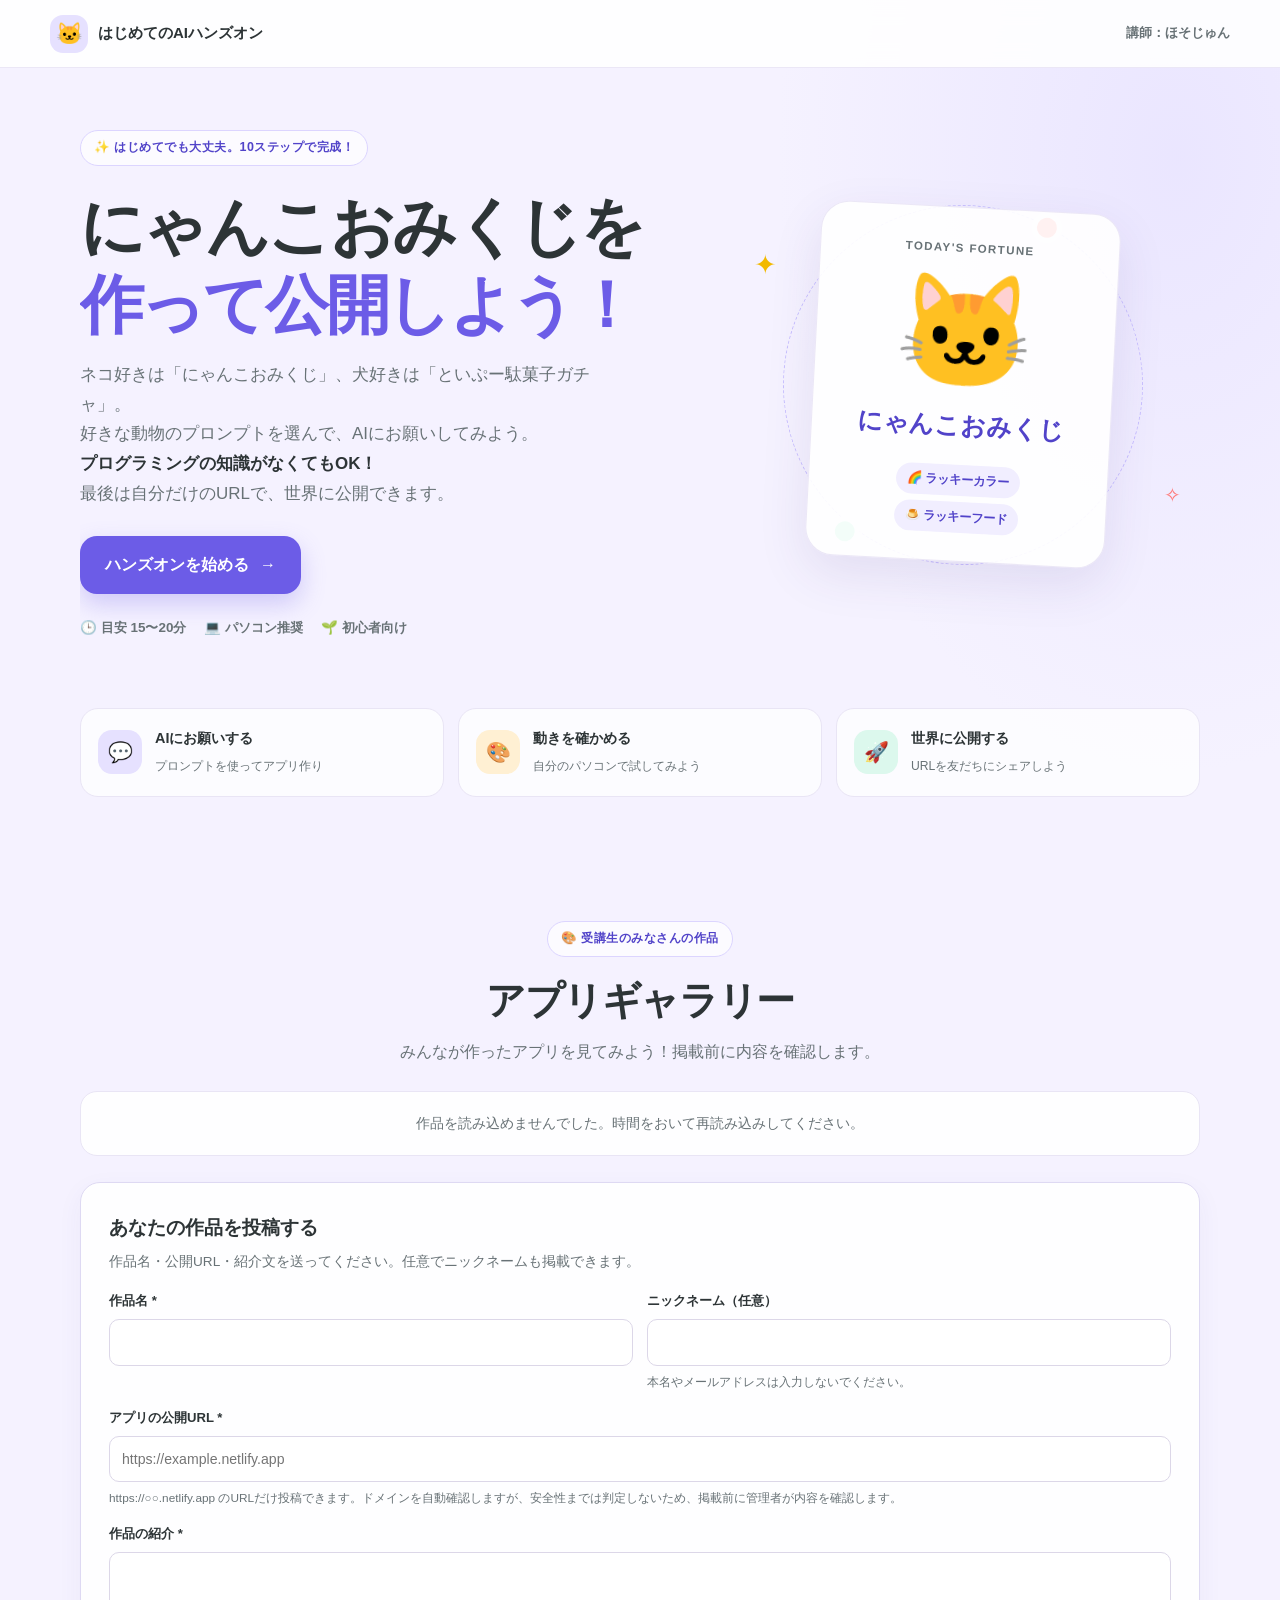
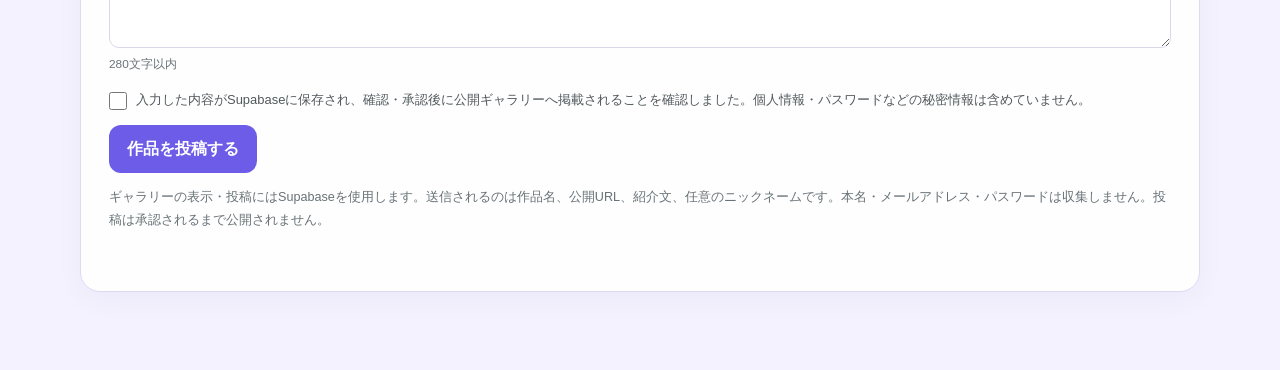
<file: hands-on.html>
<!DOCTYPE html>
<html lang="ja">
<head>
  <meta charset="UTF-8">
  <meta name="viewport" content="width=device-width, initial-scale=1">
  <meta name="theme-color" content="#6c5ce7">
  <meta name="description" content="ネコ好き向け・犬好き向けのプロンプトから選んで、AIでアプリを作りNetlify Dropで公開する初心者向け10ステップのハンズオンです。">
  <title>AIでアプリを作って公開しよう！｜はじめてのAIハンズオン</title>
  <style>
    :root {
      color-scheme: light;
      --ink: #2d3436;
      --muted: #687276;
      --purple: #6c5ce7;
      --purple-dark: #5143c9;
      --purple-light: #e6e1ff;
      --canvas: #f5f2ff;
      --coral: #ff7675;
      --mint: #81ecc0;
      --yellow: #ffeaa7;
      --line: #e9e5f5;
      --white: #fff;
      --shadow: 0 18px 50px rgba(67, 53, 130, .10);
    }

    * { box-sizing: border-box; }

    html { scroll-behavior: smooth; }

    body {
      min-width: 320px;
      margin: 0;
      color: var(--ink);
      background:
        radial-gradient(ellipse at 92% 8%, rgba(230, 225, 255, .72), transparent 25rem),
        var(--canvas);
      font-family: -apple-system, BlinkMacSystemFont, "Segoe UI", "Noto Sans JP", "Hiragino Kaku Gothic ProN", Meiryo, sans-serif;
      line-height: 1.75;
    }

    button, a { font: inherit; }
    button { color: inherit; }
    a { color: var(--purple-dark); }
    [hidden] { display: none !important; }

    .site-header {
      position: sticky;
      z-index: 10;
      top: 0;
      display: flex;
      min-height: 68px;
      align-items: center;
      justify-content: space-between;
      gap: 16px;
      padding: 10px max(24px, calc((100vw - 1180px) / 2));
      border-bottom: 1px solid rgba(233, 229, 245, .9);
      background: rgba(255, 255, 255, .88);
      backdrop-filter: blur(14px);
    }

    .brand {
      display: inline-flex;
      align-items: center;
      gap: 10px;
      color: var(--ink);
      font-size: .94rem;
      font-weight: 850;
      text-decoration: none;
    }

    .brand-mark {
      display: grid;
      width: 38px;
      height: 38px;
      place-items: center;
      border-radius: 13px;
      background: var(--purple-light);
      font-size: 1.35rem;
    }

    .header-note {
      color: var(--muted);
      font-size: .8rem;
      font-weight: 700;
    }

    .page-wrap {
      width: min(1120px, calc(100% - 40px));
      margin: 0 auto;
    }

    .hero {
      position: relative;
      display: grid;
      min-height: 610px;
      grid-template-columns: 1.12fr .88fr;
      align-items: center;
      gap: 42px;
      overflow: hidden;
      padding: 62px 0 72px;
    }

    .hero-copy { position: relative; z-index: 1; }

    .eyebrow {
      display: inline-flex;
      align-items: center;
      gap: 8px;
      padding: 6px 13px;
      border: 1px solid #dcd5ff;
      border-radius: 999px;
      background: rgba(255, 255, 255, .72);
      color: var(--purple-dark);
      font-size: .78rem;
      font-weight: 850;
      letter-spacing: .04em;
    }

    h1, h2, h3, p { margin-top: 0; }

    .hero h1 {
      max-width: 620px;
      margin: 22px 0 16px;
      font-size: clamp(2.4rem, 5vw, 4.3rem);
      font-weight: 900;
      letter-spacing: -.055em;
      line-height: 1.22;
    }

    .hero h1 em {
      color: var(--purple);
      font-style: normal;
    }

    .hero-lead {
      max-width: 530px;
      margin-bottom: 28px;
      color: var(--muted);
      font-size: 1.06rem;
    }

    .hero-lead strong { color: var(--ink); }

    .primary-button {
      display: inline-flex;
      min-height: 58px;
      align-items: center;
      justify-content: center;
      gap: 11px;
      padding: 13px 25px;
      border: 0;
      border-radius: 17px;
      background: var(--purple);
      box-shadow: 0 10px 24px rgba(108, 92, 231, .28);
      color: var(--white);
      cursor: pointer;
      font-size: 1rem;
      font-weight: 850;
      text-decoration: none;
      transition: transform .18s ease, background .18s ease, box-shadow .18s ease;
    }

    .primary-button:hover {
      transform: translateY(-2px);
      background: var(--purple-dark);
      box-shadow: 0 14px 28px rgba(108, 92, 231, .32);
    }

    .primary-button:focus-visible, .copy-button:focus-visible,
    .nav-button:focus-visible, .step-link:focus-visible, .text-button:focus-visible {
      outline: 3px solid #2d3436;
      outline-offset: 3px;
    }

    .hero-meta {
      display: flex;
      flex-wrap: wrap;
      gap: 10px 18px;
      margin-top: 22px;
      color: var(--muted);
      font-size: .84rem;
      font-weight: 700;
    }

    .hero-meta span { display: inline-flex; align-items: center; gap: 7px; }

    .hero-art {
      position: relative;
      display: grid;
      min-height: 400px;
      place-items: center;
    }

    .art-orbit {
      position: absolute;
      width: min(360px, 85vw);
      aspect-ratio: 1;
      border: 1px dashed #c9c0ff;
      border-radius: 50%;
      transform: rotate(-16deg);
    }

    .art-orbit::before, .art-orbit::after {
      position: absolute;
      width: 20px;
      height: 20px;
      border: 5px solid var(--canvas);
      border-radius: 50%;
      background: var(--coral);
      content: "";
    }

    .art-orbit::before { top: 36px; right: 40px; }
    .art-orbit::after { bottom: 56px; left: 10px; background: var(--mint); }

    .fortune-card {
      position: relative;
      z-index: 1;
      width: min(300px, 78vw);
      padding: 25px;
      border: 1px solid rgba(233, 229, 245, .9);
      border-radius: 28px;
      background: rgba(255, 255, 255, .9);
      box-shadow: var(--shadow);
      text-align: center;
      transform: rotate(3deg);
    }

    .fortune-card .tiny-label {
      color: var(--muted);
      font-size: .72rem;
      font-weight: 800;
      letter-spacing: .12em;
    }

    .cat-face {
      margin: 5px 0 0;
      font-size: 7rem;
      line-height: 1.2;
      animation: float 3s ease-in-out infinite;
    }

    .fortune-card h2 {
      margin: 4px 0 14px;
      color: var(--purple-dark);
      font-size: 1.55rem;
    }

    .fortune-pill {
      display: inline-block;
      margin: 3px;
      padding: 5px 11px;
      border-radius: 999px;
      background: #f1eeff;
      color: #5143c9;
      font-size: .76rem;
      font-weight: 750;
    }

    .spark {
      position: absolute;
      color: #f2b900;
      font-size: 1.7rem;
    }

    .spark-one { top: 56px; left: 6%; }
    .spark-two { right: 4%; bottom: 72px; color: var(--coral); font-size: 1.25rem; }

    .overview {
      display: grid;
      grid-template-columns: repeat(3, 1fr);
      gap: 14px;
      margin: -4px auto 76px;
    }

    .overview-card {
      display: flex;
      align-items: center;
      gap: 13px;
      padding: 17px;
      border: 1px solid var(--line);
      border-radius: 18px;
      background: rgba(255, 255, 255, .76);
    }

    .overview-icon {
      display: grid;
      width: 44px;
      height: 44px;
      flex: 0 0 auto;
      place-items: center;
      border-radius: 14px;
      background: var(--purple-light);
      font-size: 1.25rem;
    }

    .overview-card:nth-child(2) .overview-icon { background: #fff0d3; }
    .overview-card:nth-child(3) .overview-icon { background: #dcf8ed; }
    .overview-card strong { display: block; font-size: .9rem; }
    .overview-card small { color: var(--muted); font-size: .76rem; }

    .learning {
      padding: 42px 0 80px;
      scroll-margin-top: 84px;
    }

    .learning-heading {
      margin-bottom: 24px;
      text-align: center;
    }

    .learning-heading h2 {
      margin: 10px 0 3px;
      font-size: clamp(1.7rem, 3.2vw, 2.45rem);
      letter-spacing: -.035em;
    }

    .learning-heading p { margin-bottom: 0; color: var(--muted); }

    .workspace {
      display: grid;
      grid-template-columns: 260px minmax(0, 1fr);
      align-items: start;
      gap: 22px;
    }

    .step-sidebar {
      position: sticky;
      top: 90px;
      grid-column: 1;
      grid-row: 1;
      padding: 19px;
      border: 1px solid var(--line);
      border-radius: 22px;
      background: var(--white);
      box-shadow: 0 8px 26px rgba(67, 53, 130, .05);
    }

    .sidebar-title {
      display: flex;
      justify-content: space-between;
      gap: 8px;
      margin-bottom: 12px;
      font-size: .83rem;
      font-weight: 850;
    }

    .sidebar-count { color: var(--muted); font-size: .74rem; font-weight: 700; }

    .progress-track {
      height: 8px;
      margin-bottom: 18px;
      overflow: hidden;
      border-radius: 999px;
      background: #f0eef6;
    }

    .progress-fill {
      width: 10%;
      height: 100%;
      border-radius: inherit;
      background: linear-gradient(90deg, var(--purple), #a29bfe);
      transition: width .3s ease;
    }

    .step-list { display: grid; gap: 5px; }

    .step-link {
      display: flex;
      width: 100%;
      align-items: center;
      gap: 10px;
      padding: 9px 10px;
      border: 0;
      border-radius: 12px;
      background: transparent;
      color: #60696d;
      cursor: pointer;
      text-align: left;
      transition: background .16s ease, color .16s ease;
    }

    .step-link:hover { background: #f8f6ff; color: var(--purple-dark); }
    .step-link[aria-current="step"] { background: #f0edff; color: var(--purple-dark); font-weight: 850; }

    .step-number {
      display: grid;
      width: 28px;
      height: 28px;
      flex: 0 0 auto;
      place-items: center;
      border: 1px solid #e8e4f2;
      border-radius: 9px;
      background: var(--white);
      color: #757b7e;
      font-size: .76rem;
      font-weight: 850;
    }

    .step-link[aria-current="step"] .step-number {
      border-color: var(--purple);
      background: var(--purple);
      color: var(--white);
    }

    .step-link.is-visited .step-number { color: #16835d; }

    .step-label { font-size: .82rem; line-height: 1.4; }

    .safety-note {
      margin-top: 18px;
      padding: 12px;
      border-radius: 13px;
      background: #fff8df;
      color: #645a39;
      font-size: .73rem;
      line-height: 1.65;
    }

    .safety-note strong { display: block; margin-bottom: 2px; color: var(--ink); }

    .lesson-card {
      min-height: 640px;
      grid-column: 2;
      grid-row: 1;
      padding: clamp(22px, 4vw, 40px);
      border: 1px solid var(--line);
      border-radius: 24px;
      background: var(--white);
      box-shadow: var(--shadow);
    }

    .lesson-kicker {
      display: flex;
      flex-wrap: wrap;
      align-items: center;
      justify-content: space-between;
      gap: 8px;
      margin-bottom: 14px;
    }

    .step-badge {
      padding: 5px 11px;
      border-radius: 999px;
      background: #f0edff;
      color: var(--purple-dark);
      font-size: .75rem;
      font-weight: 850;
    }

    .lesson-duration { color: var(--muted); font-size: .77rem; font-weight: 700; }

    .lesson-card h2 {
      margin: 0 0 9px;
      font-size: clamp(1.55rem, 3vw, 2.1rem);
      letter-spacing: -.035em;
      line-height: 1.4;
    }

    .lesson-intro { margin-bottom: 24px; color: var(--muted); }
    .lesson-intro strong { color: var(--ink); }

    .instruction-list {
      display: grid;
      gap: 11px;
      margin: 0 0 24px;
      padding: 0;
      list-style: none;
    }

    .instruction-list li {
      display: flex;
      align-items: flex-start;
      gap: 11px;
      padding: 12px 14px;
      border: 1px solid #f0edf7;
      border-radius: 14px;
      background: #fdfcff;
    }

    .check-icon {
      display: grid;
      width: 25px;
      height: 25px;
      flex: 0 0 auto;
      place-items: center;
      border-radius: 8px;
      background: #e7fbf2;
      color: #16835d;
      font-size: .78rem;
      font-weight: 900;
    }

    .instruction-list li span:last-child { font-size: .91rem; }

    .info-box {
      display: flex;
      align-items: flex-start;
      gap: 12px;
      margin: 18px 0;
      padding: 15px 17px;
      border: 1px solid #e9e4ff;
      border-radius: 15px;
      background: #f8f6ff;
    }

    .info-box.warning { border-color: #f4e7b1; background: #fff9e6; }
    .info-icon { flex: 0 0 auto; font-size: 1.15rem; }
    .info-box p { margin: 0; color: #555d60; font-size: .85rem; }
    .info-box strong { color: var(--ink); }

    .term-row {
      display: flex;
      align-items: flex-start;
      gap: 12px;
      margin-top: 22px;
      padding-top: 17px;
      border-top: 1px solid #f0edf7;
      color: var(--muted);
      font-size: .82rem;
    }

    .term-tag {
      flex: 0 0 auto;
      padding: 3px 9px;
      border-radius: 7px;
      background: #fff0ef;
      color: #b94a49;
      font-size: .75rem;
      font-weight: 850;
    }

    .term-row p { margin: 2px 0 0; }
    .term-row strong { color: var(--ink); }

    .prompt-panel {
      margin: 19px 0;
      overflow: hidden;
      border: 1px solid #ddd7fa;
      border-radius: 17px;
      background: #faf9ff;
    }

    .prompt-top {
      display: flex;
      align-items: center;
      justify-content: space-between;
      gap: 12px;
      padding: 11px 14px;
      border-bottom: 1px solid #eae6fa;
      background: #f3f0ff;
    }

    .prompt-top strong { font-size: .81rem; }
    .prompt-choice {
      display: flex;
      flex-wrap: wrap;
      gap: 8px;
      padding: 12px 14px 0;
    }

    .choice-button {
      min-height: 40px;
      padding: 8px 14px;
      border: 1px solid #ded9ef;
      border-radius: 11px;
      background: var(--white);
      color: #596164;
      cursor: pointer;
      font-size: .84rem;
      font-weight: 800;
    }

    .choice-button[aria-pressed="true"] {
      border-color: var(--purple);
      background: #f0edff;
      color: var(--purple-dark);
    }

    .choice-button:focus-visible {
      outline: 3px solid #2d3436;
      outline-offset: 3px;
    }

    .prompt-choice-note {
      margin: 8px 14px 0;
      color: var(--muted);
      font-size: .78rem;
    }

    .lesson-step details {
      margin-top: 12px;
      border: 1px solid var(--line);
      border-radius: 13px;
      background: #fdfcff;
    }

    .lesson-step details summary {
      padding: 12px 15px;
      color: var(--purple-dark);
      cursor: pointer;
      font-size: .86rem;
      font-weight: 800;
    }

    .lesson-step details > div {
      padding: 0 15px 14px;
      color: var(--muted);
      font-size: .84rem;
    }

    .lesson-step details p:last-child,
    .lesson-step details ul:last-child { margin-bottom: 0; }

    .copy-button {
      display: inline-flex;
      align-items: center;
      justify-content: center;
      gap: 6px;
      padding: 7px 11px;
      border: 1px solid #d7d0f7;
      border-radius: 9px;
      background: var(--white);
      color: var(--purple-dark);
      cursor: pointer;
      font-size: .76rem;
      font-weight: 850;
    }

    .copy-button:hover { background: #ebe7ff; }
    .prompt-text {
      max-height: 320px;
      margin: 0;
      overflow: auto;
      padding: 17px;
      color: #41404b;
      font-family: inherit;
      font-size: .85rem;
      line-height: 1.85;
      white-space: pre-wrap;
      overflow-wrap: anywhere;
    }

    .copy-status {
      min-height: 1.4em;
      margin: 0;
      padding: 0 14px 9px;
      color: #16835d;
      font-size: .76rem;
      font-weight: 750;
    }

    .service-links { display: flex; flex-wrap: wrap; gap: 9px; }

    .service-link {
      display: inline-flex;
      flex-direction: column;
      align-items: center;
      gap: 2px 7px;
      padding: 8px 12px;
      border: 1px solid var(--line);
      border-radius: 11px;
      background: var(--white);
      font-size: .82rem;
      font-weight: 750;
      text-decoration: none;
    }

    .service-link span { display: inline-flex; align-items: center; gap: 7px; }
    .service-url { color: var(--muted); font-size: .68rem; font-weight: 600; }
    .service-link:hover { border-color: #c8c0f8; background: #faf9ff; }

    .url-display {
      display: block;
      margin: 13px 0;
      padding: 13px 16px;
      border: 1px dashed #bdb4f5;
      border-radius: 12px;
      background: #faf9ff;
      color: var(--purple-dark);
      font-size: .9rem;
      font-weight: 800;
      overflow-wrap: anywhere;
    }

    .nav-row {
      display: flex;
      align-items: center;
      justify-content: space-between;
      gap: 14px;
      margin-top: 28px;
      padding-top: 20px;
      border-top: 1px solid #f0edf7;
    }

    .nav-button {
      display: inline-flex;
      min-height: 46px;
      align-items: center;
      justify-content: center;
      gap: 8px;
      padding: 10px 17px;
      border: 1px solid #e4e0ed;
      border-radius: 12px;
      background: var(--white);
      color: #50595c;
      cursor: pointer;
      font-size: .85rem;
      font-weight: 800;
      transition: background .16s ease, transform .16s ease;
    }

    .nav-button:hover:not(:disabled) { transform: translateY(-1px); background: #f8f6ff; }
    .nav-button:disabled { cursor: not-allowed; opacity: .42; }
    .nav-button.next {
      border-color: var(--purple);
      background: var(--purple);
      color: var(--white);
    }

    .nav-button.next:hover:not(:disabled) { background: var(--purple-dark); }
    .nav-hint { color: var(--muted); font-size: .74rem; }

    .text-button {
      padding: 8px 0;
      border: 0;
      background: transparent;
      color: var(--muted);
      cursor: pointer;
      font-size: .8rem;
      font-weight: 750;
      text-decoration: underline;
      text-underline-offset: 3px;
    }

    .finish-panel {
      margin-top: 24px;
      padding: 20px;
      border: 1px solid #d8f3e7;
      border-radius: 18px;
      background: #f2fff8;
    }

    .finish-panel h3 { margin: 0 0 8px; font-size: 1.08rem; }
    .finish-panel p { margin: 0 0 10px; color: #56665f; font-size: .87rem; }
    .finish-panel ul { margin: 0; padding-left: 1.25rem; color: #56665f; font-size: .84rem; }

    .gallery-section {
      padding: 48px 0 78px;
      scroll-margin-top: 84px;
    }

    .gallery-section .learning-heading { margin-bottom: 25px; }

    .gallery-grid {
      display: grid;
      grid-template-columns: repeat(auto-fit, minmax(min(100%, 230px), 1fr));
      gap: 15px;
    }

    .gallery-card, .gallery-empty {
      min-width: 0;
      padding: 19px;
      border: 1px solid var(--line);
      border-radius: 17px;
      background: rgba(255, 255, 255, .9);
    }

    .gallery-card h3 {
      margin: 0 0 7px;
      font-size: 1rem;
      overflow-wrap: anywhere;
    }

    .gallery-card p {
      margin: 0 0 14px;
      color: var(--muted);
      font-size: .84rem;
      overflow-wrap: anywhere;
      white-space: pre-wrap;
    }

    .gallery-card .gallery-author {
      margin-bottom: 12px;
      color: #7a718d;
      font-size: .76rem;
    }

    .gallery-link {
      display: inline-flex;
      min-height: 40px;
      align-items: center;
      padding: 8px 12px;
      border-radius: 10px;
      background: #f0edff;
      color: var(--purple-dark);
      font-size: .82rem;
      font-weight: 800;
      text-decoration: none;
    }

    .gallery-link:hover { background: var(--purple-light); }

    .gallery-empty {
      grid-column: 1 / -1;
      margin: 0;
      color: var(--muted);
      font-size: .88rem;
      text-align: center;
    }

    .gallery-form-panel {
      margin-top: 26px;
      padding: clamp(18px, 3vw, 28px);
      border: 1px solid #ded9f3;
      border-radius: 20px;
      background: rgba(255, 255, 255, .92);
      box-shadow: 0 8px 26px rgba(67, 53, 130, .05);
    }

    .gallery-form-panel h3 { margin: 0 0 5px; font-size: 1.2rem; }
    .gallery-form-intro { margin: 0 0 17px; color: var(--muted); font-size: .85rem; }

    .gallery-form {
      display: grid;
      grid-template-columns: repeat(2, minmax(0, 1fr));
      gap: 14px;
    }

    .gallery-field { display: grid; align-content: start; gap: 6px; }
    .gallery-field.full-width { grid-column: 1 / -1; }
    .gallery-field label { font-size: .82rem; font-weight: 800; }

    .gallery-field input, .gallery-field textarea {
      width: 100%;
      min-height: 44px;
      padding: 10px 12px;
      border: 1px solid #dcd7e8;
      border-radius: 10px;
      background: #fff;
      color: var(--ink);
      font: inherit;
      font-size: .88rem;
    }

    .gallery-field textarea { min-height: 96px; resize: vertical; }

    .gallery-field input:focus, .gallery-field textarea:focus {
      border-color: var(--purple);
      outline: 3px solid rgba(108, 92, 231, .16);
    }

    .gallery-field small { color: var(--muted); font-size: .74rem; }

    .gallery-consent {
      display: flex;
      grid-column: 1 / -1;
      align-items: flex-start;
      gap: 9px;
      color: #51595c;
      font-size: .81rem;
    }

    .gallery-consent input { width: 18px; height: 18px; flex: 0 0 auto; margin: 3px 0 0; accent-color: var(--purple); }

    .gallery-submit {
      min-height: 48px;
      justify-self: start;
      padding: 10px 18px;
      border: 0;
      border-radius: 12px;
      background: var(--purple);
      color: #fff;
      cursor: pointer;
      font-weight: 850;
    }

    .gallery-submit:hover:not(:disabled) { background: var(--purple-dark); }
    .gallery-submit:disabled { cursor: wait; opacity: .65; }

    .gallery-notice, .gallery-status {
      margin: 13px 0 0;
      color: var(--muted);
      font-size: .79rem;
      overflow-wrap: anywhere;
    }

    .gallery-status { min-height: 1.5em; color: #16835d; font-weight: 750; }
    .gallery-status.is-error { color: #b42318; }

    @keyframes float {
      0%, 100% { transform: translateY(0); }
      50% { transform: translateY(-9px); }
    }

    @media (max-width: 820px) {
      .hero { min-height: 530px; gap: 15px; }
      .hero-art { min-height: 320px; }
      .cat-face { font-size: 6rem; }
      .workspace { grid-template-columns: 1fr; }
      .step-sidebar, .lesson-card { grid-column: 1; grid-row: auto; }
      .step-sidebar { position: static; }
      .step-list { grid-template-columns: repeat(4, minmax(0, 1fr)); }
      .step-link { align-items: flex-start; padding: 8px 6px; }
      .step-label { font-size: .72rem; }
      .safety-note { margin-top: 13px; }
      .lesson-card { min-height: 0; }
    }

    @media (max-width: 600px) {
      .site-header { min-height: 58px; padding: 8px 16px; }
      .brand { font-size: .84rem; }
      .brand-mark { width: 34px; height: 34px; }
      .header-note { font-size: .7rem; }
      .page-wrap { width: min(100% - 28px, 520px); }
      .hero {
        min-height: 0;
        grid-template-columns: 1fr;
        gap: 9px;
        padding: 47px 0 32px;
      }
      .hero h1 { margin-top: 16px; font-size: clamp(2.35rem, 12vw, 3.3rem); }
      .hero-lead { font-size: .94rem; }
      .hero-art { min-height: 280px; }
      .art-orbit { width: 265px; }
      .fortune-card { width: 238px; padding: 18px; }
      .cat-face { font-size: 5.3rem; }
      .fortune-card h2 { font-size: 1.3rem; }
      .overview { grid-template-columns: 1fr; gap: 8px; margin-bottom: 40px; }
      .overview-card { padding: 12px; }
      .overview-icon { width: 40px; height: 40px; }
      .gallery-section { padding: 35px 0 52px; scroll-margin-top: 70px; }
      .gallery-section .learning-heading { margin-bottom: 17px; }
      .gallery-form { grid-template-columns: 1fr; gap: 12px; }
      .gallery-field.full-width, .gallery-consent { grid-column: 1; }
      .gallery-form-panel { padding: 17px; border-radius: 17px; }
      .gallery-submit { width: 100%; }
      .learning { padding: 25px 0 48px; scroll-margin-top: 70px; }
      .learning-heading { margin-bottom: 17px; }
      .learning-heading p { font-size: .84rem; }
      .step-sidebar { padding: 14px; border-radius: 17px; }
      .step-list { grid-template-columns: repeat(2, minmax(0, 1fr)); }
      .step-link { align-items: center; gap: 7px; padding: 8px 6px; }
      .step-number { width: 26px; height: 26px; }
      .step-label { font-size: .72rem; }
      .lesson-card { padding: 21px 17px; border-radius: 18px; }
      .lesson-card h2 { font-size: 1.5rem; }
      .lesson-intro { font-size: .9rem; }
      .instruction-list li { padding: 10px; }
      .instruction-list li span:last-child { font-size: .85rem; }
      .info-box { padding: 12px; }
      .info-box p { font-size: .8rem; }
      .term-row { font-size: .77rem; }
      .nav-row { flex-wrap: wrap; gap: 10px; }
      .nav-hint { order: 3; width: 100%; text-align: center; }
      .nav-button { min-height: 44px; padding: 9px 13px; font-size: .8rem; }
      .copy-button { padding: 7px 9px; }
      .prompt-text { max-height: 280px; padding: 13px; font-size: .79rem; }
    }

    @media (prefers-reduced-motion: reduce) {
      *, *::before, *::after {
        scroll-behavior: auto !important;
        animation-duration: .01ms !important;
        animation-iteration-count: 1 !important;
        transition-duration: .01ms !important;
      }
    }
  </style>
</head>
<body>
  <header class="site-header">
    <a class="brand" href="#" aria-label="にゃんこおみくじハンズオンのトップ">
      <span class="brand-mark" aria-hidden="true">🐱</span>
      <span>はじめてのAIハンズオン</span>
    </a>
    <span class="header-note">講師：ほそじゅん</span>
  </header>

  <main>
    <section class="page-wrap hero" id="top" aria-labelledby="hero-title">
      <div class="hero-copy">
        <span class="eyebrow">✨ はじめてでも大丈夫。10ステップで完成！</span>
        <h1 id="hero-title">にゃんこおみくじを<br><em>作って公開しよう！</em></h1>
        <p class="hero-lead">
          ネコ好きは「にゃんこおみくじ」、犬好きは「といぷー駄菓子ガチャ」。<br>
          好きな動物のプロンプトを選んで、AIにお願いしてみよう。<br>
          <strong>プログラミングの知識がなくてもOK！</strong><br>
          最後は自分だけのURLで、世界に公開できます。
        </p>
        <button class="primary-button" id="start-button" type="button">
          ハンズオンを始める <span aria-hidden="true">→</span>
        </button>
        <div class="hero-meta" aria-label="ハンズオンの概要">
          <span>🕒 目安 15〜20分</span>
          <span>💻 パソコン推奨</span>
          <span>🌱 初心者向け</span>
        </div>
      </div>
      <div class="hero-art" aria-label="にゃんこおみくじのイメージ">
        <span class="art-orbit" aria-hidden="true"></span>
        <span class="spark spark-one" aria-hidden="true">✦</span>
        <span class="spark spark-two" aria-hidden="true">✧</span>
        <div class="fortune-card">
          <span class="tiny-label">TODAY'S FORTUNE</span>
          <div class="cat-face" aria-hidden="true">🐱</div>
          <h2>にゃんこおみくじ</h2>
          <span class="fortune-pill">🌈 ラッキーカラー</span>
          <span class="fortune-pill">🍮 ラッキーフード</span>
        </div>
      </div>
    </section>

    <section class="page-wrap overview" aria-label="今日できるようになること">
      <div class="overview-card">
        <span class="overview-icon" aria-hidden="true">💬</span>
        <div><strong>AIにお願いする</strong><small>プロンプトを使ってアプリ作り</small></div>
      </div>
      <div class="overview-card">
        <span class="overview-icon" aria-hidden="true">🎨</span>
        <div><strong>動きを確かめる</strong><small>自分のパソコンで試してみよう</small></div>
      </div>
      <div class="overview-card">
        <span class="overview-icon" aria-hidden="true">🚀</span>
        <div><strong>世界に公開する</strong><small>URLを友だちにシェアしよう</small></div>
      </div>
    </section>

    <section class="page-wrap learning" id="learning" hidden aria-labelledby="learning-title">
      <div class="learning-heading">
        <span class="eyebrow">さあ、やってみよう！</span>
        <h2 id="learning-title">公開までの10ステップ</h2>
        <p>ひとつずつ進めれば大丈夫。いつでも「前へ」で戻れます。</p>
      </div>

      <div class="workspace">
        <aside class="step-sidebar" aria-label="手順と進捗">
          <div class="sidebar-title">
            <span>目次</span>
            <span class="sidebar-count" id="sidebar-count">1 / 10</span>
          </div>
          <div class="progress-track" role="progressbar" aria-label="ハンズオンの進捗" aria-valuemin="1" aria-valuemax="10" aria-valuenow="1" id="progress-bar">
            <div class="progress-fill" id="progress-fill"></div>
          </div>
          <nav class="step-list" aria-label="手順一覧">
            <button class="step-link" type="button" data-go-step="0" aria-current="step"><span class="step-number">1</span><span class="step-label">AIを開く</span></button>
            <button class="step-link" type="button" data-go-step="1"><span class="step-number">2</span><span class="step-label">プロンプトをコピー</span></button>
            <button class="step-link" type="button" data-go-step="2"><span class="step-number">3</span><span class="step-label">AIに送る</span></button>
            <button class="step-link" type="button" data-go-step="3"><span class="step-number">4</span><span class="step-label">ファイルを保存</span></button>
            <button class="step-link" type="button" data-go-step="4"><span class="step-number">5</span><span class="step-label">動きを確かめる</span></button>
            <button class="step-link" type="button" data-go-step="5"><span class="step-number">6</span><span class="step-label">Netlify Dropを開く</span></button>
            <button class="step-link" type="button" data-go-step="6"><span class="step-number">7</span><span class="step-label">ファイルを公開</span></button>
            <button class="step-link" type="button" data-go-step="7"><span class="step-number">8</span><span class="step-label">ファイル名を確認</span></button>
            <button class="step-link" type="button" data-go-step="8"><span class="step-number">9</span><span class="step-label">Googleでログイン</span></button>
            <button class="step-link" type="button" data-go-step="9"><span class="step-number">10</span><span class="step-label">公開してURLをコピー</span></button>
          </nav>
          <div class="safety-note">
            <strong>🔒 公開前に確認</strong>
            個人情報・パスワード・APIキーは、ファイルに入れないでください。
          </div>
        </aside>

        <div class="lesson-card" id="lesson-card" aria-live="polite">
          <section class="lesson-step" data-step="0" aria-labelledby="step-title-1">
            <div class="lesson-kicker"><span class="step-badge">手順 1 / 10</span><span class="lesson-duration">まずは準備</span></div>
            <h2 id="step-title-1">AIのチャット画面を開こう</h2>
            <p class="lesson-intro">文章でお願いすると、答えてくれる<strong>チャットAI</strong>を使います。使いやすいものをひとつ選びましょう。</p>
            <ul class="instruction-list">
              <li><span class="check-icon">1</span><span>ChatGPT・Microsoft Copilot・Gemini のどれかを開く</span></li>
              <li><span class="check-icon">2</span><span>アカウントへのサインインを求められたら、画面の案内に従う</span></li>
              <li><span class="check-icon">3</span><span>文字を入力できるチャット画面が表示されたら準備OK！</span></li>
            </ul>
            <div class="service-links" aria-label="チャットAIを開く">
              <a class="service-link" href="https://chatgpt.com/" target="_blank" rel="noopener noreferrer"><span>💬 ChatGPT ↗</span><small class="service-url">https://chatgpt.com/</small></a>
              <a class="service-link" href="https://copilot.microsoft.com/" target="_blank" rel="noopener noreferrer"><span>🌈 Copilot ↗</span><small class="service-url">https://copilot.microsoft.com/</small></a>
              <a class="service-link" href="https://gemini.google.com/" target="_blank" rel="noopener noreferrer"><span>✨ Gemini ↗</span><small class="service-url">https://gemini.google.com/</small></a>
            </div>
            <div class="term-row"><span class="term-tag">ことば</span><p><strong>チャットAI</strong>：文章でお願いすると、答えを返してくれるサービスのこと。</p></div>
          </section>

          <section class="lesson-step" data-step="1" aria-labelledby="step-title-2" hidden>
            <div class="lesson-kicker"><span class="step-badge">手順 2 / 10</span><span class="lesson-duration">好きな動物を選ぼう</span></div>
            <h2 id="step-title-2">ネコ好き？犬好き？</h2>
            <p class="lesson-intro">作りたいアプリに合わせて、ネコ好きは「にゃんこおみくじ」、犬好きは「といぷー駄菓子ガチャ」のプロンプトを選んでコピーしましょう。</p>
            <div class="prompt-panel">
              <div class="prompt-top"><strong>📋 好きな動物のプロンプトを選んでね</strong><button class="copy-button" id="copy-prompt" type="button"><span aria-hidden="true">▢</span> プロンプトをコピー</button></div>
              <div class="prompt-choice" role="group" aria-label="好きな動物を選択">
                <button class="choice-button" type="button" data-prompt-choice="cat" aria-pressed="true">🐱 ネコ好き</button>
                <button class="choice-button" type="button" data-prompt-choice="dog" aria-pressed="false">🐶 犬好き</button>
              </div>
              <p class="prompt-choice-note" id="prompt-choice-note">にゃんこおみくじを作るプロンプトです。</p>
              <pre class="prompt-text" id="cat-prompt">index.html 1ファイルで、かわいいアニメーション付きの「にゃんこおみくじ」Webアプリを作ってください。

【機能】
・HTML・CSS・JavaScriptは、すべてindex.htmlにまとめる
・「おみくじを振る！」ボタンで、おみくじ筒が揺れて棒が飛び出す
・大吉・中吉・小吉・吉などの結果と、ラッキーカラー・ラッキーフードをランダムに表示する
・ネコの絵文字を使ったかわいいデザインで、スマホでも見やすいレスポンシブにする

【安全性】Netlify Dropで公開する予定です。以下を必ず守ってください。
・個人情報を入力・保存・送信しない（入力フォームも作らない）
・パスワード、APIキー、アクセストークンなどの秘密情報をコードに含めない
・外部APIやデータベースに接続せず、外部通信は行わない（広告・アクセス解析・トラッキングも入れない）
・CookieやlocalStorageに利用者情報を保存しない
・外部JavaScriptライブラリは使わず、抽選はブラウザ内のJavaScriptだけで行う
・HTMLを開くだけで動く静的Webアプリにする

【公開前チェック】
最後に「外部通信」「個人情報」「秘密情報」「外部API」の4項目について、公開して問題になるコードがないか確認してください。

完成した index.html を出力してください。</pre>
              <pre class="prompt-text" id="dog-prompt" hidden>画像の添付なしで遊べる、かわいい1ページWebアプリ「といぷー駄菓子ガチャ」を作ってください。トイプードルのキャラクターも、HTML内のインラインSVGとCSSでオリジナルに描いてください。

## どんなアプリ？
ボタンを押すとガチャが動き、といぷーから「今日のごほうび駄菓子」が1つ出てくる、スマートフォン向けのミニゲームです。見た目だけでなく、抽選・演出・もう一度遊ぶボタンまで実際に動く完成品にしてください。

## トイプードルのキャラクターと見た目
- 添付画像や外部画像を使わず、トイプードルのキャラクターをインラインSVGまたはCSSの図形で描いてください。画像ファイルの用意や画像添付を利用者に求めないでください。
- アプリコット色の毛、丸くてもこもこの頭、ふわふわの垂れ耳、黒くつやのある丸い目、小さな茶色の鼻、やわらかい茶色の輪郭を描き、ひと目でトイプードルと分かる親しみやすい姿にします。
- 水彩・色鉛筆・絵本のような温かいタッチを、SVGの重ねた形や控えめなテクスチャで表現します。クリーム、ピンク、アプリコットを基調にしてください。
- タイトルは「🐩 といぷー駄菓子ガチャ」、サブタイトルは「今日は何が出るかな？ といぷーからのごほうびガチャ！」にしてください。
- 画面中央にレトロでかわいいガチャマシンを置き、透明なドームの中に色とりどりのカプセルを描いてください。といぷーもマシンのそばに配置します。
- 駄菓子は絵文字だけにせず、可能ならCSSまたはインラインSVGで小さなオリジナルイラストにしてください。実在商品のロゴやパッケージは使わないでください。

## ガチャの遊び方と演出
1. 最初の画面に「ガチャを回す！」ボタンを大きく表示します。
2. ボタンを押すと、マシンが揺れる → カプセルが動く → ハンドルが回る → カプセルが転がり出る → カプセルが開く、の順で演出します。
3. 演出後、結果カードにレア度、星、駄菓子名、ひとこと、といぷーのコメントを表示します。
4. 「🐾 もう1回まわす！」ボタンで次の抽選ができます。演出中はボタンを一時的に無効にして、連打で結果が重ならないようにします。
5. 通常の結果では✨・⭐・🍬が軽く飛び出し、SSRとSECRETでは紙吹雪やキラキラを増やします。派手すぎず、動きを減らす設定の端末ではアニメーションを控えめにしてください。

## 抽選内容
まずレア度を次の確率で抽選し、そのレア度に属する駄菓子から1つを選んでください。確率は合計100%にし、SECRETは2%に固定します。

| レア度 | 確率 | 駄菓子 |
| --- | ---: | --- |
| N | 50% | 🍬 フルーツキャンディ「カラフルで甘い、ちいさなごほうび。」／🍫 ひとくちチョコ「がんばったあとには甘いもの！」 |
| R | 25% | 🍘 サクサクおせんべい「いい音させて食べるぷー！」／🍪 どうぶつビスケット「どの形が出たかな？」 |
| SR | 15% | 🍭 ぐるぐるキャンディ「今日はちょっといい日だぷー！」／🍩 ミニドーナツ「ひと休みして食べるぷー。」 |
| SSR | 8% | 🌽 コーンスナック「大当たり！今日はツイてるぷー！」／🍫 スペシャルチョコ「とっておき、あげるぷー！」 |
| SECRET | 2% | 🎁 駄菓子つめあわせ「大当たり！！今日は好きな駄菓子をいっぱい選んでいいぷー！」 |

結果カードは「★★★★★」「SSR」「🌽」「コーンスナック」「サクサク止まらない、今日の大当たりおやつ！」「🐩 今日はツイてるぷー！」のように、レア度と駄菓子がひと目で分かるデザインにしてください。星の数はレア度に合わせます。

## スマートフォン対応
- スマートフォンで遊びやすい縦長レイアウトにします。
- 文字を読みやすくし、ボタンは指で押しやすい大きさにします。
- 横スクロールを発生させず、狭い画面でもキャラクターやガチャがはみ出さないようにします。
- かわいさを保ちながら、情報を詰め込みすぎないでください。

## 技術と安全性（必須）
- 完成品は `index.html` 1ファイルだけにし、HTML・CSS・JavaScriptをすべてその中に書いてください。HTMLファイルを直接開くだけで遊べ、Netlify Dropにも配置できるようにします。
- 外部ライブラリ、外部フォント、外部画像、外部API、データベースを使わず、抽選と演出をブラウザ内だけで完結させてください。
- 入力フォームを作らず、個人情報の入力・保存・送信をしないでください。
- パスワード、APIキー、アクセストークンなどの秘密情報を含めないでください。
- Cookie、localStorage、広告、アクセス解析、トラッキングを使わず、外部通信を行わないでください。

## 完成時に確認すること
ボタンを実際に押す想定で、抽選結果が表示されること、もう一度遊べること、スマートフォン幅でも崩れないことを確認してください。最後にコードを見直し、「外部通信」「個人情報」「秘密情報」「外部API」が含まれていないことをチェックしてください。完成した `index.html` をダウンロードできる形で出力してください。</pre>
              <p class="copy-status" id="copy-status" role="status" aria-live="polite"></p>
            </div>
            <div class="info-box"><span class="info-icon" aria-hidden="true">💡</span><p>「プロンプト」は<strong>AIへのお願いの文章</strong>のこと。ボタンでコピーできないときは、文章を選択してコピーしても大丈夫です。</p></div>
            <div class="term-row"><span class="term-tag">ことば</span><p><strong>コピー</strong>：文章を覚えさせて、別の場所に貼り付けられるようにすること。</p></div>
          </section>

          <section class="lesson-step" data-step="2" aria-labelledby="step-title-3" hidden>
            <div class="lesson-kicker"><span class="step-badge">手順 3 / 10</span><span class="lesson-duration">AIにお願い</span></div>
            <h2 id="step-title-3">AIに貼り付けて送ろう</h2>
            <p class="lesson-intro">さきほど開いたAIのチャット画面に、コピーした文章を貼り付けて送ります。</p>
            <ul class="instruction-list">
              <li><span class="check-icon">1</span><span>チャット画面の入力欄をクリックする</span></li>
              <li><span class="check-icon">2</span><span>貼り付ける（Windowsは Ctrl + V ／ Macは Command + V）</span></li>
              <li><span class="check-icon">3</span><span>送信ボタンを押して、AIが作り終わるまで少し待つ</span></li>
            </ul>
            <div class="info-box"><span class="info-icon" aria-hidden="true">⏳</span><p>犬好きのプロンプトには、トイプードルをHTML内のSVGやCSSで描く指示が入っています。画像を用意したり添付したりする必要はありません。AIがコードを作り始めます。長い返事が出ても大丈夫です。「ダウンロード」や「index.html」が表示されるか確認しましょう。</p></div>
            <div class="term-row"><span class="term-tag">ことば</span><p><strong>貼り付け（ペースト）</strong>：コピーした文章を、入力欄に入れること。</p></div>
          </section>

          <section class="lesson-step" data-step="3" aria-labelledby="step-title-4" hidden>
            <div class="lesson-kicker"><span class="step-badge">手順 4 / 10</span><span class="lesson-duration">パソコンに保存</span></div>
            <h2 id="step-title-4">index.html をダウンロードしよう</h2>
            <p class="lesson-intro">AIの返事から完成したファイルを見つけて、パソコンに保存します。</p>
            <ul class="instruction-list">
              <li><span class="check-icon">1</span><span>AIの返事の中にある <strong>index.html</strong> を探す</span></li>
              <li><span class="check-icon">2</span><span>ダウンロードボタンを押して、保存先を確認する（通常は「ダウンロード」フォルダー）</span></li>
              <li><span class="check-icon">3</span><span><strong>index.html</strong> または <strong>index (4).html</strong> のような名前で保存されたことを確認する</span></li>
            </ul>
            <div class="info-box warning"><span class="info-icon" aria-hidden="true">🆘</span><p>ダウンロードボタンが見つからないときは、AIに<strong>「index.html をダウンロードできるようにしてください」</strong>と頼んでみましょう。</p></div>
            <div class="term-row"><span class="term-tag">ことば</span><p><strong>ダウンロード</strong>：インターネット上のファイルを、自分のパソコンに保存すること。</p></div>
          </section>

          <section class="lesson-step" data-step="4" aria-labelledby="step-title-5" hidden>
            <div class="lesson-kicker"><span class="step-badge">手順 5 / 10</span><span class="lesson-duration">できたかチェック</span></div>
            <h2 id="step-title-5">パソコンで動きを確かめよう</h2>
            <p class="lesson-intro">公開する前に、自分のパソコンでアプリを開いて試します。</p>
            <ul class="instruction-list">
              <li><span class="check-icon">1</span><span>保存した <strong>index.html</strong> をダブルクリックする</span></li>
              <li><span class="check-icon">2</span><span>Chrome や Edge などのブラウザーで開く</span></li>
              <li><span class="check-icon">3</span><span>「おみくじを振る！」ボタンを押して、結果が出るか試す</span></li>
            </ul>
            <div class="info-box"><span class="info-icon" aria-hidden="true">🐾</span><p>選んだ動物のキャラクターやアプリの動きが表示されたら成功です！ボタンを何度か押して、結果が変わるかも試してみましょう。</p></div>
            <div class="term-row"><span class="term-tag">ことば</span><p><strong>ブラウザー</strong>：Webサイトを見るためのアプリ。Chrome や Edge などがあります。</p></div>
          </section>

          <section class="lesson-step" data-step="5" aria-labelledby="step-title-6" hidden>
            <div class="lesson-kicker"><span class="step-badge">手順 6 / 10</span><span class="lesson-duration">公開の準備</span></div>
            <h2 id="step-title-6">Netlify Drop を開こう</h2>
            <p class="lesson-intro">ファイルを置くだけでWebサイトを公開できるサービス、<strong>Netlify Drop</strong>を使います。</p>
            <ul class="instruction-list">
              <li><span class="check-icon">1</span><span>下のボタンから Netlify Drop を開く</span></li>
              <li><span class="check-icon">2</span><span>画面に「Drag and drop your site folder here」のような点線エリアを探す</span></li>
              <li><span class="check-icon">3</span><span>画面に案内が出た場合は、サインインなど必要な準備をする</span></li>
            </ul>
            <a class="primary-button" href="https://app.netlify.com/drop" target="_blank" rel="noopener noreferrer">Netlify Drop を開く ↗</a>
            <div class="info-box warning"><span class="info-icon" aria-hidden="true">🔒</span><p>公開すると、URLを知っている人が誰でも見られます。個人情報・パスワード・APIキーがファイルに入っていないか、公開前に確認しましょう。</p></div>
            <div class="term-row"><span class="term-tag">ことば</span><p><strong>Netlify Drop</strong>：ファイルやフォルダーを置いて、Webサイトを公開できるサービス。</p></div>
          </section>

          <section class="lesson-step" data-step="6" aria-labelledby="step-title-7" hidden>
            <div class="lesson-kicker"><span class="step-badge">手順 7 / 10</span><span class="lesson-duration">あと少し！</span></div>
            <h2 id="step-title-7">index.html をドロップしよう</h2>
            <p class="lesson-intro">パソコンに保存したファイルを、Netlify Drop の点線エリアに入れます。</p>
            <ul class="instruction-list">
              <li><span class="check-icon">1</span><span>「ダウンロード」フォルダーから <strong>index.html</strong> を見つける</span></li>
              <li><span class="check-icon">2</span><span>ファイルを点線エリアまでドラッグする</span></li>
              <li><span class="check-icon">3</span><span>点線エリアの上でマウスをはなして、アップロードが終わるまで待つ</span></li>
            </ul>
            <div class="info-box"><span class="info-icon" aria-hidden="true">🖱️</span><p><strong>ドラッグ＆ドロップ</strong>は、ファイルをマウスでつかんで、別の場所ではなすことです。画面の案内にフォルダー指定がある場合は、index.html を入れたフォルダーをドロップしてください。</p></div>
            <div class="term-row"><span class="term-tag">チェック</span><p><strong>index.html</strong> でも <strong>index (4).html</strong> のような名前でも大丈夫。次の手順で「Rename and deploy」を選びます。</p></div>
          </section>

          <section class="lesson-step" data-step="7" aria-labelledby="step-title-8" hidden>
            <div class="lesson-kicker"><span class="step-badge">手順 8 / 10</span><span class="lesson-duration">ボタンを確認</span></div>
            <h2 id="step-title-8">ファイル名を確認して公開しよう</h2>
            <p class="lesson-intro">アップロードしたファイルの名前を確認する画面が表示されたら、公開方法を選びます。</p>
            <ul class="instruction-list">
              <li><span class="check-icon">1</span><span>「Rename and deploy」（名前を変更して公開）のボタンを押す</span></li>
              <li><span class="check-icon">2</span><span>ファイル名が <strong>index.html</strong> でなくても大丈夫。たとえば <strong>index (4).html</strong> でも、このボタンを押せばNetlifyが <strong>index.html</strong> に直して公開します</span></li>
              <li><span class="check-icon">3</span><span>「Deploy without renaming」は選ばず、公開処理が終わるまで待つ</span></li>
            </ul>
            <div class="info-box"><span class="info-icon" aria-hidden="true">✅</span><p>ボタンの表示や画面構成は更新されることがあります。迷ったら、名前を変更してデプロイする選択肢を選んでください。</p></div>
            <div class="term-row"><span class="term-tag">ことば</span><p><strong>Deploy（デプロイ）</strong>：作ったWebサイトをインターネットで見られるように公開すること。</p></div>
          </section>

          <section class="lesson-step" data-step="8" aria-labelledby="step-title-9" hidden>
            <div class="lesson-kicker"><span class="step-badge">手順 9 / 10</span><span class="lesson-duration">ログイン方法の例</span></div>
            <h2 id="step-title-9">ログインしよう</h2>
            <p class="lesson-intro">ログイン方法はいくつかあります。ここでは例として、Gmail（Google）を使ったログイン手順を紹介します。</p>
            <ul class="instruction-list">
              <li><span class="check-icon">1</span><span>Netlifyの画面で <strong>Claim this site</strong> を押す</span></li>
              <li><span class="check-icon">2</span><span><strong>Continue with Google</strong> を選ぶ</span></li>
              <li><span class="check-icon">3</span><span>Googleの画面で、自分のGmailアドレスを選ぶ</span></li>
            </ul>
            <div class="info-box"><span class="info-icon" aria-hidden="true">🔐</span><p>ログインはNetlifyとGoogleの公式画面で行います。<strong>このハンズオンページやAIチャットに、パスワードを入力・共有する必要はありません。</strong>画面に自分のメールアドレスが表示されても、他の人に見せたりスクリーンショットを共有したりしないでください。</p></div>
            <div class="term-row"><span class="term-tag">ことば</span><p><strong>Claim this site</strong>：アップロードしたサイトを、自分のNetlifyアカウントに登録すること。</p></div>
          </section>

          <section class="lesson-step" data-step="9" aria-labelledby="step-title-10" hidden>
            <div class="lesson-kicker"><span class="step-badge">手順 10 / 10</span><span class="lesson-duration">公開して完成！</span></div>
            <h2 id="step-title-10">公開設定をしてURLをコピーしよう</h2>
            <p class="lesson-intro">最後に公開範囲を設定して、完成したWebサイトのURLを取得します。</p>
            <ul class="instruction-list">
              <li><span class="check-icon">1</span><span>公開範囲を <strong>Public</strong> に設定する</span></li>
              <li><span class="check-icon">2</span><span><strong>Copy project URL</strong> を押して、サイトのURLをコピーする</span></li>
              <li><span class="check-icon">3</span><span>URLを開いて動作を確かめ、共有する場合は友だちに送る</span></li>
            </ul>
            <span class="url-display">https://あなたのサイト名.netlify.app</span>
            <a class="service-link" href="https://serene-hotteok-e0f66f.netlify.app" target="_blank" rel="noopener noreferrer"><span>🐱 講師の公開サンプルを見る ↗</span><small class="service-url">https://serene-hotteok-e0f66f.netlify.app</small></a>
            <div class="info-box warning"><span class="info-icon" aria-hidden="true">🌍</span><p>「Public」にすると、URLを知っている人なら誰でも見られます。個人情報・パスワード・APIキーなどがファイルに含まれていないか確認してから公開してください。</p></div>
            <div class="finish-panel">
              <h3>🎉 おつかれさまでした！</h3>
              <p>今日できるようになったこと：</p>
              <ul>
                <li>AIにお願いしてアプリを作る</li>
                <li>ファイルを確認して、Netlifyで公開する</li>
                <li>公開URLをコピーして共有する</li>
              </ul>
              <p style="margin-top: 12px"><strong>次の一歩：</strong> おみくじをカスタマイズしたり、BGMや効果音をつけたりしてみよう。</p>
            </div>
            <div class="term-row"><span class="term-tag">ことば</span><p><strong>URL</strong>：Webサイトの住所。例：<code>https://xxxxxx.netlify.app</code></p></div>
            <details>
              <summary>自分流にカスタマイズしてみよう</summary>
              <div><p>AIにひとつお願いして、新しいファイルを作ってみましょう。</p><ul><li>「凶も足して」— おみくじの結果を増やす</li><li>「ネコをウサギにして」— キャラクターを変える</li><li>「ラッキーソングにして」— ラッキー項目を変える</li></ul></div>
            </details>
            <details>
              <summary>アプリは3つの部品でできている</summary>
              <div><ul><li><strong>HTML（骨組み）</strong>：文字・ボタン・キャラクターを画面に並べる</li><li><strong>CSS（デザインと動き）</strong>：色やレイアウト、揺れる・跳ねる動きを決める</li><li><strong>JavaScript（仕掛け）</strong>：ボタンを押したときに抽選し、ランダムな結果を出す</li></ul><p><code>@keyframes</code> はCSSで動きの流れを作る書き方、<code>setTimeout()</code> は指定した時間のあとに処理を行う命令です。</p></div>
            </details>
            <details>
              <summary>うまくいかないときはここを確認</summary>
              <div><ul><li>ファイル名が <code>index (1).html</code> などになった：そのままドロップし、手順8で「Rename and deploy」を選ぶ</li><li>動かない・一部しか表示されない：AIに「HTML1ファイルにまとめて」と頼み、再度ダウンロードする</li><li>AIがコードを文字で表示するだけ：「ダウンロードできるようにして」と頼む</li><li>Netlify Dropで公開できない：HTMLファイル、またはそのファイルを入れたフォルダーを点線エリアにドロップする</li></ul></div>
            </details>
            <details>
              <summary>公開するときの安全チェック</summary>
              <div><ul><li>公開サイトはURLを知っている人なら誰でも見られます</li><li>個人情報・パスワード・APIキーなどをファイルに書かない</li><li>入力・保存をしないアプリであることを確認する</li><li>人に見られてよい内容かを確認してから公開する</li></ul></div>
            </details>
          </section>

          <div class="nav-row">
            <button class="nav-button" id="previous-button" type="button" disabled><span aria-hidden="true">←</span> 前へ</button>
            <span class="nav-hint" id="nav-hint">まずは手順1から始めましょう</span>
            <button class="nav-button next" id="next-button" type="button">次へ <span aria-hidden="true">→</span></button>
          </div>
          <div style="text-align: center"><button class="text-button" id="back-to-top" type="button">トップに戻る</button></div>
        </div>
      </div>
    </section>

    <section class="page-wrap gallery-section" id="gallery" aria-labelledby="gallery-title">
      <div class="learning-heading">
        <span class="eyebrow">🎨 受講生のみなさんの作品</span>
        <h2 id="gallery-title">アプリギャラリー</h2>
        <p>みんなが作ったアプリを見てみよう！掲載前に内容を確認します。</p>
      </div>
      <div class="gallery-grid" id="gallery-list" aria-live="polite">
        <p class="gallery-empty">作品を読み込んでいます…</p>
      </div>

      <div class="gallery-form-panel">
        <h3>あなたの作品を投稿する</h3>
        <p class="gallery-form-intro">作品名・公開URL・紹介文を送ってください。任意でニックネームも掲載できます。</p>
        <form class="gallery-form" id="gallery-form">
          <div class="gallery-field">
            <label for="gallery-title-input">作品名 <span aria-hidden="true">*</span></label>
            <input id="gallery-title-input" name="project_title" type="text" maxlength="80" required>
          </div>
          <div class="gallery-field">
            <label for="gallery-nickname">ニックネーム（任意）</label>
            <input id="gallery-nickname" name="nickname" type="text" maxlength="30" autocomplete="off">
            <small>本名やメールアドレスは入力しないでください。</small>
          </div>
          <div class="gallery-field full-width">
            <label for="gallery-url">アプリの公開URL <span aria-hidden="true">*</span></label>
            <input id="gallery-url" name="project_url" type="url" inputmode="url" placeholder="https://example.netlify.app" maxlength="2048" required>
            <small>https://○○.netlify.app のURLだけ投稿できます。ドメインを自動確認しますが、安全性までは判定しないため、掲載前に管理者が内容を確認します。</small>
          </div>
          <div class="gallery-field full-width">
            <label for="gallery-description">作品の紹介 <span aria-hidden="true">*</span></label>
            <textarea id="gallery-description" name="description" rows="3" maxlength="280" required></textarea>
            <small>280文字以内</small>
          </div>
          <label class="gallery-consent" for="gallery-consent">
            <input id="gallery-consent" name="consent" type="checkbox" required>
            <span>入力した内容がSupabaseに保存され、確認・承認後に公開ギャラリーへ掲載されることを確認しました。個人情報・パスワードなどの秘密情報は含めていません。</span>
          </label>
          <button class="gallery-submit" id="gallery-submit" type="submit">作品を投稿する</button>
        </form>
        <p class="gallery-notice">ギャラリーの表示・投稿にはSupabaseを使用します。送信されるのは作品名、公開URL、紹介文、任意のニックネームです。本名・メールアドレス・パスワードは収集しません。投稿は承認されるまで公開されません。</p>
        <p class="gallery-status" id="gallery-status" role="status" aria-live="polite"></p>
      </div>
    </section>
  </main>

  <script>
    (() => {
      const SUPABASE_URL = "https://kypxecpqycpgeidbwlpk.supabase.co";
      const SUPABASE_PUBLISHABLE_KEY = "sb_publishable_Qe2mnM14yXCvcseV4Oj-Tw_1pPct12V";
      const GALLERY_ENDPOINT = `${SUPABASE_URL}/rest/v1/student_app_gallery`;
      const startButton = document.getElementById("start-button");
      const learning = document.getElementById("learning");
      const steps = Array.from(document.querySelectorAll(".lesson-step"));
      const stepLinks = Array.from(document.querySelectorAll(".step-link"));
      const previousButton = document.getElementById("previous-button");
      const nextButton = document.getElementById("next-button");
      const progressBar = document.getElementById("progress-bar");
      const progressFill = document.getElementById("progress-fill");
      const sidebarCount = document.getElementById("sidebar-count");
      const navHint = document.getElementById("nav-hint");
      const promptChoices = Array.from(document.querySelectorAll("[data-prompt-choice]"));
      const promptChoiceNote = document.getElementById("prompt-choice-note");
      const copyButton = document.getElementById("copy-prompt");
      const copyStatus = document.getElementById("copy-status");
      const backToTop = document.getElementById("back-to-top");
      const galleryList = document.getElementById("gallery-list");
      const galleryForm = document.getElementById("gallery-form");
      const galleryStatus = document.getElementById("gallery-status");
      const gallerySubmit = document.getElementById("gallery-submit");
      let currentStep = 0;
      let selectedPrompt = "cat";

      function setGalleryStatus(message, isError = false) {
        galleryStatus.textContent = message;
        galleryStatus.classList.toggle("is-error", isError);
      }

      function makeGalleryMessage(message) {
        const paragraph = document.createElement("p");
        paragraph.className = "gallery-empty";
        paragraph.textContent = message;
        return paragraph;
      }

      function getNetlifyUrl(value) {
        try {
          const url = new URL(value);
          const isNetlifySubdomain = /^[a-z0-9](?:[a-z0-9-]{0,61}[a-z0-9])?\.netlify\.app$/.test(url.hostname);
          return url.protocol === "https:" &&
            isNetlifySubdomain &&
            !url.username &&
            !url.password &&
            (url.port === "" || url.port === "443")
            ? url.href
            : null;
        } catch {
          return null;
        }
      }

      function createGalleryCard(item) {
        if (!item || typeof item !== "object") {
          console.warn("不正なギャラリー項目を表示しませんでした。");
          return null;
        }
        const safeUrl = getNetlifyUrl(item.project_url);
        if (!safeUrl || typeof item.project_title !== "string" || typeof item.description !== "string") {
          console.warn("不正なギャラリー項目を表示しませんでした。");
          return null;
        }

        const card = document.createElement("article");
        card.className = "gallery-card";

        const title = document.createElement("h3");
        title.textContent = item.project_title;
        card.appendChild(title);

        if (typeof item.nickname === "string" && item.nickname.trim()) {
          const author = document.createElement("p");
          author.className = "gallery-author";
          author.textContent = `by ${item.nickname}`;
          card.appendChild(author);
        }

        const description = document.createElement("p");
        description.textContent = item.description;
        card.appendChild(description);

        const link = document.createElement("a");
        link.className = "gallery-link";
        link.href = safeUrl;
        link.target = "_blank";
        link.rel = "noopener noreferrer";
        link.textContent = "アプリを開く ↗";
        card.appendChild(link);
        return card;
      }

      function renderGallery(items) {
        galleryList.replaceChildren();
        const cards = items.map(createGalleryCard).filter(Boolean);
        if (cards.length === 0) {
          galleryList.appendChild(makeGalleryMessage("掲載中の作品はまだありません。最初の作品を投稿してみましょう！"));
          return;
        }
        galleryList.append(...cards);
      }

      async function loadGallery() {
        try {
          const response = await fetch(
            `${GALLERY_ENDPOINT}?select=project_title,project_url,description,nickname&is_approved=eq.true&order=created_at.desc`,
            {
              headers: {
                apikey: SUPABASE_PUBLISHABLE_KEY
              }
            }
          );
          if (!response.ok) throw new Error(`ギャラリー取得に失敗しました: HTTP ${response.status}`);
          const items = await response.json();
          if (!Array.isArray(items)) throw new Error("ギャラリーの応答形式が正しくありません。");
          renderGallery(items);
        } catch (error) {
          galleryList.replaceChildren(makeGalleryMessage("作品を読み込めませんでした。時間をおいて再読み込みしてください。"));
          console.error("ギャラリーの読み込みに失敗しました。", error);
        }
      }

      async function submitGalleryEntry(event) {
        event.preventDefault();
        const formData = new FormData(galleryForm);
        const projectUrlInput = galleryForm.elements.namedItem("project_url");
        const safeUrl = getNetlifyUrl(String(formData.get("project_url") || "").trim());
        projectUrlInput.setCustomValidity(
          safeUrl ? "" : "https:// から始まるNetlifyのURL（例：https://my-app.netlify.app）を入力してください。"
        );
        if (!galleryForm.reportValidity()) return;

        const entry = {
          project_title: String(formData.get("project_title")).trim(),
          project_url: safeUrl,
          description: String(formData.get("description")).trim(),
          nickname: String(formData.get("nickname") || "").trim() || null
        };

        gallerySubmit.disabled = true;
        gallerySubmit.textContent = "送信中…";
        setGalleryStatus("投稿を送信しています…");
        try {
          const response = await fetch(GALLERY_ENDPOINT, {
            method: "POST",
            headers: {
              apikey: SUPABASE_PUBLISHABLE_KEY,
              "Content-Type": "application/json",
              Prefer: "return=minimal"
            },
            body: JSON.stringify(entry)
          });
          if (!response.ok) {
            const detail = await response.text();
            throw new Error(`投稿の送信に失敗しました: HTTP ${response.status} ${detail}`);
          }
          galleryForm.reset();
          setGalleryStatus("投稿を受け付けました！内容を確認後、ギャラリーに掲載します。");
        } catch (error) {
          setGalleryStatus("投稿を送信できませんでした。設定または通信状況をご確認ください。", true);
          console.error("ギャラリー投稿の送信に失敗しました。", error);
        } finally {
          gallerySubmit.disabled = false;
          gallerySubmit.textContent = "作品を投稿する";
        }
      }

      function selectPrompt(choice) {
        selectedPrompt = choice;
        const dogSelected = choice === "dog";
        document.getElementById("cat-prompt").hidden = dogSelected;
        document.getElementById("dog-prompt").hidden = !dogSelected;
        promptChoices.forEach((button) => {
          button.setAttribute("aria-pressed", String(button.dataset.promptChoice === choice));
        });
        promptChoiceNote.textContent = dogSelected
          ? "といぷー駄菓子ガチャのプロンプトです。画像の添付なしで作れます。"
          : "にゃんこおみくじを作るプロンプトです。";
        copyStatus.textContent = "";
        copyButton.innerHTML = "<span aria-hidden=\"true\">▢</span> プロンプトをコピー";
      }

      function showStep(index) {
        currentStep = Math.max(0, Math.min(index, steps.length - 1));
        steps.forEach((step, stepIndex) => {
          step.hidden = stepIndex !== currentStep;
        });
        stepLinks.forEach((link, stepIndex) => {
          if (stepIndex === currentStep) {
            link.setAttribute("aria-current", "step");
          } else {
            link.removeAttribute("aria-current");
          }
          link.classList.toggle("is-visited", stepIndex <= currentStep);
        });

        const shownStep = currentStep + 1;
        const progress = (shownStep / steps.length) * 100;
        progressBar.setAttribute("aria-valuenow", String(shownStep));
        progressFill.style.width = `${progress}%`;
        sidebarCount.textContent = `${shownStep} / ${steps.length}`;
        previousButton.disabled = currentStep === 0;
        nextButton.innerHTML = currentStep === steps.length - 1
          ? "最初から見直す <span aria-hidden=\"true\">↻</span>"
          : "次へ <span aria-hidden=\"true\">→</span>";
        navHint.textContent = currentStep === steps.length - 1
          ? "最後までできました！おつかれさま"
          : `次は手順 ${shownStep + 1} です`;
        copyStatus.textContent = "";
        copyButton.innerHTML = "<span aria-hidden=\"true\">▢</span> プロンプトをコピー";
      }

      function startHandsOn() {
        learning.hidden = false;
        showStep(0);
        learning.scrollIntoView({ behavior: "smooth", block: "start" });
      }

      async function copyPrompt() {
        const prompt = document.getElementById(`${selectedPrompt}-prompt`).textContent.trim();
        function copyWithSelection() {
          const temporaryField = document.createElement("textarea");
          temporaryField.value = prompt;
          temporaryField.setAttribute("readonly", "");
          temporaryField.style.position = "fixed";
          temporaryField.style.opacity = "0";
          document.body.appendChild(temporaryField);
          temporaryField.select();
          const copied = document.execCommand("copy");
          temporaryField.remove();
          if (!copied) throw new Error("コピーを完了できませんでした");
        }

        try {
          if (navigator.clipboard && window.isSecureContext) {
            try {
              await navigator.clipboard.writeText(prompt);
            } catch {
              copyWithSelection();
            }
          } else {
            copyWithSelection();
          }
          copyStatus.textContent = "コピーしました！AIの入力欄に貼り付けてください。";
          copyButton.innerHTML = "<span aria-hidden=\"true\">✓</span> コピーしました";
        } catch (error) {
          copyStatus.textContent = "コピーできませんでした。文章を選択して手動でコピーしてください。";
          copyButton.innerHTML = "<span aria-hidden=\"true\">▢</span> もう一度コピー";
          console.error("プロンプトをクリップボードにコピーできませんでした。", error);
        }
      }

      startButton.addEventListener("click", startHandsOn);
      previousButton.addEventListener("click", () => showStep(currentStep - 1));
      nextButton.addEventListener("click", () => {
        if (currentStep === steps.length - 1) {
          showStep(0);
        } else {
          showStep(currentStep + 1);
        }
        document.getElementById("lesson-card").scrollIntoView({ behavior: "smooth", block: "start" });
      });
      stepLinks.forEach((link) => {
        link.addEventListener("click", () => {
          showStep(Number(link.dataset.goStep));
          document.getElementById("lesson-card").scrollIntoView({ behavior: "smooth", block: "start" });
        });
      });
      promptChoices.forEach((button) => {
        button.addEventListener("click", () => selectPrompt(button.dataset.promptChoice));
      });
      copyButton.addEventListener("click", copyPrompt);
      galleryForm.addEventListener("submit", submitGalleryEntry);
      backToTop.addEventListener("click", () => {
        learning.hidden = true;
        document.getElementById("top").scrollIntoView({ behavior: "smooth", block: "start" });
      });
      loadGallery();
    })();
  </script>
</body>
</html>
</file>
